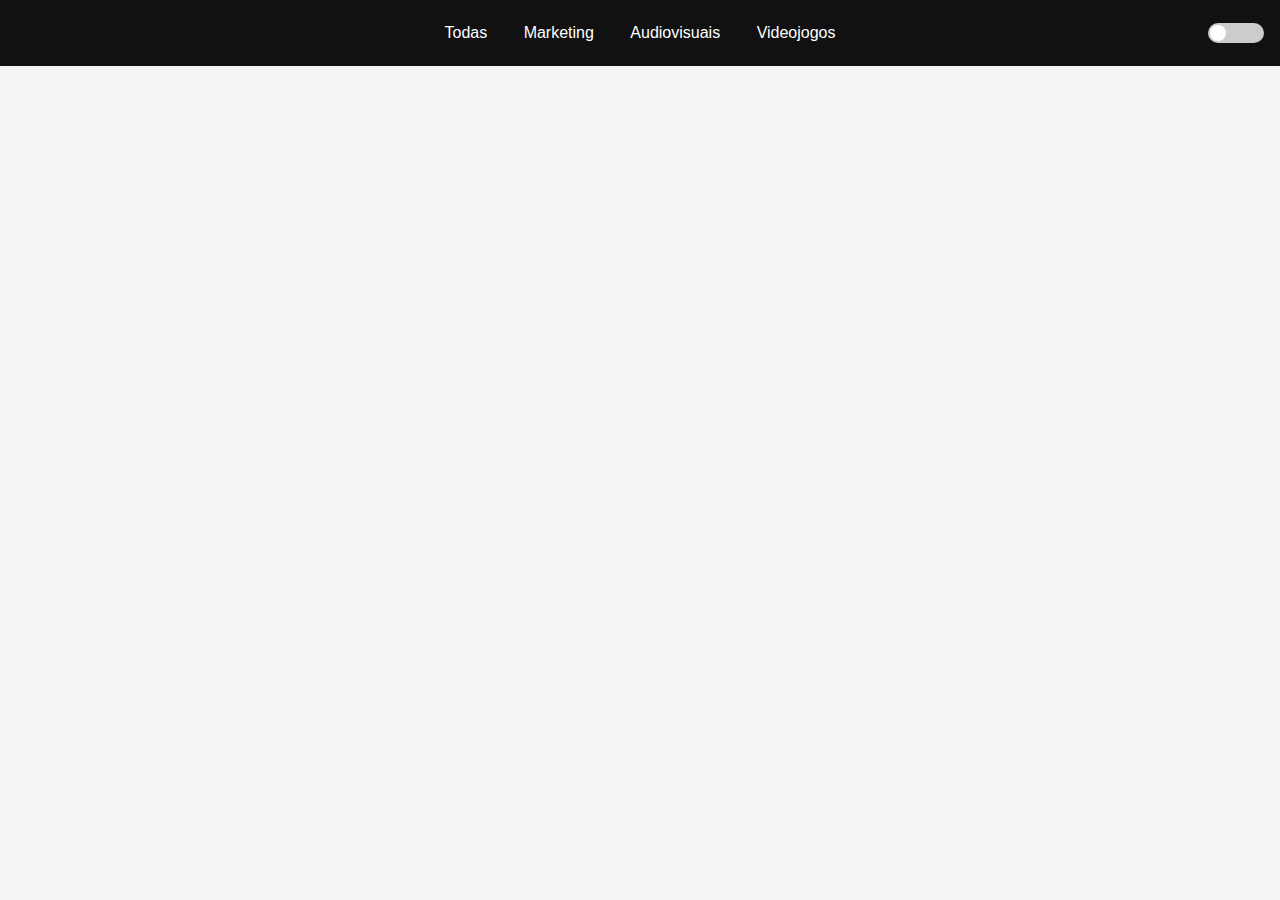
<file: index.html>
<!DOCTYPE html>
<html lang="pt">
<head>
  <link rel="manifest" href="manifest.json">
  <meta name="theme-color" content="#121212">
  <meta charset="UTF-8" />
  <meta name="viewport" content="width=device-width, initial-scale=1.0"/>
  <title>Notícias</title>
  <style>
    body {
      font-family: Arial, sans-serif;
      margin: 0;
      background: #f5f5f5;
      transition: background 0.3s, color 0.3s;
    }
    body.dark {
      background-color: #121212;
      color: #e0e0e0;
    }
    header {
      background: #111;
      color: white;
      padding: 1rem;
      display: flex;
      justify-content: center;
      align-items: center;
      gap: 2rem;
      position: relative;
    }
    nav button {
      background: none;
      border: none;
      color: white;
      font-size: 1rem;
      cursor: pointer;
      padding: 0.5rem 1rem;
    }
    .switch {
      position: absolute;
      right: 1rem;
      display: flex;
      align-items: center;
    }
    .switch input {
      display: none;
    }
    .slider {
      width: 56px;
      height: 20px;
      background: #ccc;
      border-radius: 20px;
      position: relative;
      cursor: pointer;
    }
    .slider::before {
      content: "";
      position: absolute;
      width: 16px;
      height: 16px;
      border-radius: 50%;
      background: white;
      top: 2px;
      left: 2px;
      transition: 0.3s;
    }
    input:checked + .slider::before {
      transform: translateX(20px);
    }
    input:checked + .slider {
      background: #4CAF50;
    }
    main {
      max-width: 1200px;
      margin: auto;
      padding: 1rem;
    }
    .grid {
      display: grid;
      grid-template-columns: repeat(auto-fit, minmax(280px, 1fr));
      gap: 1.5rem;
    }
    .noticia {
      background: white;
      border-radius: 10px;
      overflow: hidden;
      box-shadow: 0 2px 10px rgba(0,0,0,0.1);
      display: flex;
      flex-direction: column;
      position: relative;
    }
    body.dark .noticia {
      background: #1e1e1e;
    }
    .noticia h3 {
      margin: 1rem 1rem 0.5rem 1rem;
      font-size: 1.2rem;
    }
    .noticia img {
      width: 100%;
      height: 200px;
      object-fit: cover;
    }
    .noticia-content {
      padding: 1rem;
      display: flex;
      flex-direction: column;
      gap: 0.8rem;
    }
    .whatsapp-share {
      position: absolute;
      top: 10px;
      right: 10px;
      width: 56px;
      height: 56px;
      border-radius: 50%;
      background: none;
      cursor: pointer;
      z-index: 10; background: none; display: flex; align-items: center; justify-content: center;
    }
    .whatsapp-share img {
      width: 100%;
      height: auto;
    }
    @media (max-width: 600px) {
      .noticia h3 { font-size: 1rem; }
      .noticia-content p { font-size: 0.95rem; }
      nav { flex-wrap: wrap; gap: 0.5rem; }
      nav button { font-size: 0.9rem; padding: 0.4rem 0.8rem; }
    }
  
    @media (min-width: 600px) {
      .grid:has(.noticia:only-child) {
        max-width: 600px;
        margin: auto;
      }
    }
    
    @media (max-width: 600px) {
      header {
        flex-direction: column;
        align-items: center;
      }
      nav {
        flex-wrap: wrap;
        justify-content: center;
        gap: 0.5rem;
      }
      .noticia h3 {
        font-size: 1.1rem;
      }
      .noticia-content p {
        font-size: 0.95rem;
      }
    }
    
@media (max-width: 600px) {
  .hamburger {
    display: block;
    position: absolute;
    top: 1rem;
    left: 1rem;
    width: 30px;
    height: 22px;
    cursor: pointer;
    z-index: 20;
  }
  .hamburger span {
    background: white;
    display: block;
    height: 4px;
    margin-bottom: 5px;
    border-radius: 2px;
  }
  nav {
    display: none;
    flex-direction: column;
    background-color: #111;
    padding: 1rem;
    width: 100%;
    position: absolute;
    top: 60px;
    left: 0;
    z-index: 10;
  }
  nav.show {
    display: flex;
  }
}


.hamburger {
  display: none;
}
@media (max-width: 600px) {
  .hamburger {
    display: block;
    position: absolute;
    top: 1rem;
    left: 1rem;
    width: 30px;
    height: 22px;
    cursor: pointer;
    z-index: 20;
  }
  .hamburger span {
    background: white;
    display: block;
    height: 4px;
    margin: 5px 0;
    border-radius: 2px;
    transition: 0.3s;
  }
  .hamburger.open span:nth-child(1) {
    transform: rotate(45deg) translate(5px, 5px);
  }
  .hamburger.open span:nth-child(2) {
    opacity: 0;
  }
  .hamburger.open span:nth-child(3) {
    transform: rotate(-45deg) translate(6px, -6px);
  }
  nav {
    display: none;
    flex-direction: column;
    background-color: #111;
    padding: 1rem;
    width: 100%;
    position: absolute;
    top: 60px;
    left: 0;
    z-index: 10;
  }
  nav.show {
    display: flex;
  }
}


    @media (max-width: 600px) {
      header {
        flex-direction: column;
        align-items: center;
      }
      nav {
        flex-wrap: wrap;
        justify-content: center;
        gap: 0.5rem;
      }
      .noticia {
        max-width: 95%;
        margin: auto;
      }
      .grid {
        display: flex;
        flex-direction: column;
        align-items: center;
      }
    }
    
    @media (max-width: 600px) {
      .grid {
        display: flex;
        flex-direction: column;
        align-items: center;
      }
      .noticia {
        width: 100%;
        max-width: 95%;
      }
    }
    
    @media (max-width: 600px) {
      header {
        flex-direction: column;
        align-items: center;
      }
      nav {
        flex-wrap: wrap;
        justify-content: center;
        gap: 0.5rem;
      }
      .grid {
        display: flex !important;
        flex-direction: column;
        align-items: center;
      }
      .noticia {
        width: 95% !important;
        margin: 1rem auto;
      }
    }
    
    @media (max-width: 600px) {
      header {
        flex-direction: column;
        align-items: center;
      }
      nav {
        flex-wrap: wrap;
        justify-content: center;
        gap: 0.5rem;
      }
      .grid {
        display: flex !important;
        flex-direction: column;
        align-items: center;
        padding: 1rem;
      }
      .noticia {
        width: 100% !important;
        max-width: 95%;
        margin: 1rem auto;
        font-size: 1rem;
        line-height: 1.5;
      }
      .noticia img {
        width: 100%;
        height: auto;
      }
      .noticia-content {
        padding: 0.8rem;
      }
    }
    
@media (max-width: 600px) {
  .grid {
    display: flex !important;
    flex-direction: column;
    align-items: center;
    gap: 1rem;
    padding: 1rem;
  }
  .noticia {
    width: 100% !important;
    max-width: 95%;
    font-size: 1rem;
    line-height: 1.5;
    border-radius: 10px;
    overflow: hidden;
  }
  .noticia img {
    width: 100%;
    height: auto;
    border-radius: 0;
  }
  .noticia-content {
    padding: 0.8rem;
  }
  header, nav {
    flex-direction: column;
    align-items: center;
    text-align: center;
  }
}

@media (max-width: 600px) {
  .grid {
    display: flex !important;
    flex-direction: column;
    align-items: center;
    gap: 1rem;
    padding: 1rem;
  }
  .noticia {
    width: 100% !important;
    max-width: 95%;
    font-size: 1rem;
    line-height: 1.5;
    border-radius: 10px;
    overflow: hidden;
  }
  .noticia img {
    width: 100%;
    height: auto;
    border-radius: 0;
  }
  .noticia-content {
    padding: 0.8rem;
  }
  header, nav {
    flex-direction: column;
    align-items: center;
    text-align: center;
  }
}
</style>
</head>
<body>
  <header>

<div class="hamburger" onclick="toggleMenu()">
  <span></span>
  <span></span>
  <span></span>
</div>

    <nav>
      <button onclick="filtrarCategoria('Todas')">Todas</button>
      <button onclick="filtrarCategoria('Marketing')">Marketing</button>
      <button onclick="filtrarCategoria('Audiovisuais')">Audiovisuais</button>
      <button onclick="filtrarCategoria('Videojogos')">Videojogos</button>
    </nav>
    <label class="switch">
      <input type="checkbox" id="darkToggle">
      <span class="slider"></span>
    </label>
  </header>

  <main>




    <div class="grid" id="noticias"></div>
    



<form id="formulario" style="display:none;" style="display:none; flex-direction: column; gap: 1rem; margin: 2rem auto; max-width: 600px;">
      <input type="text" id="titulo" placeholder="Título" required />
      <textarea id="descricao" placeholder="Texto completo da notícia" required style="min-height: 180px;"></textarea>
      <input type="text" id="imagem" placeholder="fotos/nome.jpg" />
      <select id="categoria">
        <option value="Marketing">Marketing</option>
        <option value="Audiovisuais">Audiovisuais</option>
        <option value="Videojogos">Videojogos</option>
      </select>
      <button type="submit">Guardar Notícia</button>
    </form>
</main>

  <script>
    const noticiasDiv = document.getElementById('noticias');
    const queryParams = new URLSearchParams(window.location.search);
    const isAdmin = queryParams.get('admin') === '1';
    let categoriaAtual = 'Todas';

    const toggle = document.getElementById('darkToggle');
    toggle.addEventListener('change', () => {
      document.body.classList.toggle('dark');
      localStorage.setItem('modo', document.body.classList.contains('dark') ? 'dark' : 'light');
    });
    if (localStorage.getItem('modo') === 'dark') {
      document.body.classList.add('dark');
      toggle.checked = true;
    }

    function gerarId() {
      return '_' + Math.random().toString(36).substr(2, 9);
    }

    function carregarNoticias() {
      const dados = JSON.parse(localStorage.getItem('noticias')) || [];
      
    const termo = document.getElementById("pesquisa")?.value?.toLowerCase() || '';
    const filtradas = dados.filter(n => 
      (categoriaAtual === 'Todas' || n.categoria === categoriaAtual) &&
      (n.titulo.toLowerCase().includes(termo) || n.descricao.toLowerCase().includes(termo))
    );
    
      noticiasDiv.innerHTML = '';
      filtradas.slice(-4).reverse().forEach(n => {
        const card = document.createElement('div');
        card.className = 'noticia';
        const preview = n.descricao.substring(0, 150) + (n.descricao.length > 150 ? '...' : '');
        card.innerHTML = `
          <div class="whatsapp-share" onclick="partilharWhatsapp('${n.titulo}', '${n.id}')">
            <img src="whatsapp-icon.png" alt="WhatsApp">
          </div>
          <h3>${n.titulo}</h3>
          <a href="noticia.html?id=${n.id}">
            <img src="${n.imagem}" alt="">
          </a>
          <div class="noticia-content">
            <p><small>${new Date(n.data).toLocaleDateString('pt-PT')}</small><br>${preview}</p>
          </div>
        `;
        noticiasDiv.appendChild(card);
      });
    }

    function partilharWhatsapp(titulo, id) {
      const link = `${window.location.origin}${window.location.pathname.replace("index.html", "")}noticia.html?id=${id}`;
      const msg = encodeURIComponent(`👉 ${titulo} - ${link}`);
      window.open(`https://wa.me/?text=${msg}`, '_blank');
    }

    function filtrarCategoria(cat) {
      categoriaAtual = cat;
      const isAdminMode = new URLSearchParams(window.location.search).get('admin') === '1';
if (isAdminMode) {
  if (isAdminMode && document.getElementById('formulario')) document.getElementById('formulario').style.display = 'flex';
  document.getElementById('extras').style.display = 'block';
}

function toggleMenu() {
  document.querySelector("nav").classList.toggle("show");
}



function guardarToggle(nome) {
  
        const input = document.getElementById('toggle' + nome.charAt(0).toUpperCase() + nome.slice(1));
        if (!input) return;
        const estado = input.checked;
        
  localStorage.setItem('extra_' + nome, estado ? '1' : '0');
  location.reload(); // aplicar sem complicações
}

function aplicarToggles() {
  const extras = ['animacoes', 'googlefont', 'visualizacoes', 'favoritos'];
  extras.forEach(nome => {
    const estado = localStorage.getItem('extra_' + nome);
    if (estado === '1') {
      document.getElementById('toggle' + nome.charAt(0).toUpperCase() + nome.slice(1)).checked = true;
    }
  });

  if (localStorage.getItem('extra_googlefont') === '1') {
    const link = document.createElement('link');
    link.href = 'https://fonts.googleapis.com/css2?family=Poppins&display=swap';
    link.rel = 'stylesheet';
    document.head.appendChild(link);
    document.body.style.fontFamily = "'Poppins', sans-serif";
  }

  if (localStorage.getItem('extra_animacoes') === '1') {
    const style = document.createElement('style');
    style.innerHTML = `
      .noticia, .noticia-content { animation: fadeIn 0.6s ease forwards; opacity: 0; }
      @keyframes fadeIn { to { opacity: 1; } }
    `;
    document.head.appendChild(style);
  }
}

aplicarToggles();

function mostrarRanking() {
  if (!isAdminMode) return;
  document.getElementById("ranking").style.display = "block";

  const dados = JSON.parse(localStorage.getItem("noticias")) || [];
  const views = dados.map(n => {
    const v = parseInt(localStorage.getItem('view_' + n.id) || '0');
    return { ...n, visualizacoes: v };
  }).sort((a, b) => b.visualizacoes - a.visualizacoes).slice(0, 5);

  const favs = JSON.parse(localStorage.getItem("favoritos") || []);
  const favoritas = dados.filter(n => favs.includes(n.id));

  const listaV = document.querySelector("#maisLidas ul");
  const listaF = document.querySelector("#maisFavoritas ul");
  listaV.innerHTML = "";
  listaF.innerHTML = "";

  views.forEach(n => listaV.innerHTML += `<li>${n.titulo} (${n.visualizacoes} views)</li>`);
  favoritas.forEach(n => listaF.innerHTML += `<li>${n.titulo}</li>`);
}

aplicarToggles();

// Ativar todos os extras automaticamente
(function ativarExtras() {
  // Google Font
  const link = document.createElement('link');
  link.href = 'https://fonts.googleapis.com/css2?family=Poppins&display=swap';
  link.rel = 'stylesheet';
  document.head.appendChild(link);
  document.body.style.fontFamily = "'Poppins', sans-serif";

  // Animações suaves
  const style = document.createElement('style');
  style.innerHTML = `
    .noticia, .noticia-content { animation: fadeIn 0.6s ease forwards; opacity: 0; }
    @keyframes fadeIn { to { opacity: 1; } }
  `;
  document.head.appendChild(style);
})();



if (!isAdminMode && (!localStorage.getItem('noticias') || JSON.parse(localStorage.getItem('noticias')).length === 0)) {
  const demoNoticia = [{
    id: "_demo",
    titulo: "Exemplo de Curso para Assessores",
    descricao: "Esta é uma notícia de demonstração. Só aparece se não houver nenhuma criada.",
    imagem: "https://via.placeholder.com/600x300?text=Curso+Demo",
    categoria: "Marketing",
    data: new Date().toISOString()
  }];
  localStorage.setItem('noticias', JSON.stringify(demoNoticia));
}

}


const form = document.getElementById('formulario');

form.addEventListener('submit', function(e) {
  e.preventDefault();
  const titulo = document.getElementById('titulo').value;
  const descricao = document.getElementById('descricao').value;
  const imagem = document.getElementById('imagem').value;
  const categoria = document.getElementById('categoria').value;
  const id = form.getAttribute('data-edit-id') || '_' + Math.random().toString(36).substr(2, 9);

  let noticias = JSON.parse(localStorage.getItem('noticias')) || [];

  // Filtrar demo se existirem outras
  if (noticias.length > 1) {
    noticias = noticias.filter(n => n.id !== '_demo');
  }

  noticias = noticias.filter(n => n.id !== id);
  noticias.push({ id, titulo, descricao, imagem, categoria, data: new Date().toISOString() });

  localStorage.setItem('noticias', JSON.stringify(noticias));
  form.reset();
  form.removeAttribute('data-edit-id');
  alert("✅ Notícia guardada com sucesso!");
  

if (!isAdminMode && (!localStorage.getItem('noticias') || JSON.parse(localStorage.getItem('noticias')).length === 0)) {
  const demoNoticia = [{
    id: "_demo",
    titulo: "Exemplo de Curso para Assessores",
    descricao: "Esta é uma notícia de demonstração. Só aparece se não houver nenhuma criada.",
    imagem: "https://via.placeholder.com/600x300?text=Curso+Demo",
    categoria: "Marketing",
    data: new Date().toISOString()
  }];
  localStorage.setItem('noticias', JSON.stringify(demoNoticia));
}

}

carregarNoticias();
});



if (!isAdminMode && (!localStorage.getItem('noticias') || JSON.parse(localStorage.getItem('noticias')).length === 0)) {
  const demoNoticia = [{
    id: "_demo",
    titulo: "Exemplo de Curso para Assessores",
    descricao: "Esta é uma notícia de demonstração. Só aparece se não houver nenhuma criada.",
    imagem: "https://via.placeholder.com/600x300?text=Curso+Demo",
    categoria: "Marketing",
    data: new Date().toISOString()
  }];
  localStorage.setItem('noticias', JSON.stringify(demoNoticia));
}

}

carregarNoticias();
mostrarRanking();
    }

    const isAdminMode = new URLSearchParams(window.location.search).get('admin') === '1';
if (isAdminMode) {
  if (isAdminMode && document.getElementById('formulario')) document.getElementById('formulario').style.display = 'flex';
  document.getElementById('extras').style.display = 'block';
}

function toggleMenu() {
  document.querySelector("nav").classList.toggle("show");
}



function guardarToggle(nome) {
  
        const input = document.getElementById('toggle' + nome.charAt(0).toUpperCase() + nome.slice(1));
        if (!input) return;
        const estado = input.checked;
        
  localStorage.setItem('extra_' + nome, estado ? '1' : '0');
  location.reload(); // aplicar sem complicações
}

function aplicarToggles() {
  const extras = ['animacoes', 'googlefont', 'visualizacoes', 'favoritos'];
  extras.forEach(nome => {
    const estado = localStorage.getItem('extra_' + nome);
    if (estado === '1') {
      document.getElementById('toggle' + nome.charAt(0).toUpperCase() + nome.slice(1)).checked = true;
    }
  });

  if (localStorage.getItem('extra_googlefont') === '1') {
    const link = document.createElement('link');
    link.href = 'https://fonts.googleapis.com/css2?family=Poppins&display=swap';
    link.rel = 'stylesheet';
    document.head.appendChild(link);
    document.body.style.fontFamily = "'Poppins', sans-serif";
  }

  if (localStorage.getItem('extra_animacoes') === '1') {
    const style = document.createElement('style');
    style.innerHTML = `
      .noticia, .noticia-content { animation: fadeIn 0.6s ease forwards; opacity: 0; }
      @keyframes fadeIn { to { opacity: 1; } }
    `;
    document.head.appendChild(style);
  }
}

aplicarToggles();

function mostrarRanking() {
  if (!isAdminMode) return;
  document.getElementById("ranking").style.display = "block";

  const dados = JSON.parse(localStorage.getItem("noticias")) || [];
  const views = dados.map(n => {
    const v = parseInt(localStorage.getItem('view_' + n.id) || '0');
    return { ...n, visualizacoes: v };
  }).sort((a, b) => b.visualizacoes - a.visualizacoes).slice(0, 5);

  const favs = JSON.parse(localStorage.getItem("favoritos") || []);
  const favoritas = dados.filter(n => favs.includes(n.id));

  const listaV = document.querySelector("#maisLidas ul");
  const listaF = document.querySelector("#maisFavoritas ul");
  listaV.innerHTML = "";
  listaF.innerHTML = "";

  views.forEach(n => listaV.innerHTML += `<li>${n.titulo} (${n.visualizacoes} views)</li>`);
  favoritas.forEach(n => listaF.innerHTML += `<li>${n.titulo}</li>`);
}

aplicarToggles();

// Ativar todos os extras automaticamente
(function ativarExtras() {
  // Google Font
  const link = document.createElement('link');
  link.href = 'https://fonts.googleapis.com/css2?family=Poppins&display=swap';
  link.rel = 'stylesheet';
  document.head.appendChild(link);
  document.body.style.fontFamily = "'Poppins', sans-serif";

  // Animações suaves
  const style = document.createElement('style');
  style.innerHTML = `
    .noticia, .noticia-content { animation: fadeIn 0.6s ease forwards; opacity: 0; }
    @keyframes fadeIn { to { opacity: 1; } }
  `;
  document.head.appendChild(style);
})();



if (!isAdminMode && (!localStorage.getItem('noticias') || JSON.parse(localStorage.getItem('noticias')).length === 0)) {
  const demoNoticia = [{
    id: "_demo",
    titulo: "Exemplo de Curso para Assessores",
    descricao: "Esta é uma notícia de demonstração. Só aparece se não houver nenhuma criada.",
    imagem: "https://via.placeholder.com/600x300?text=Curso+Demo",
    categoria: "Marketing",
    data: new Date().toISOString()
  }];
  localStorage.setItem('noticias', JSON.stringify(demoNoticia));
}

}


const form = document.getElementById('formulario');

form.addEventListener('submit', function(e) {
  e.preventDefault();
  const titulo = document.getElementById('titulo').value;
  const descricao = document.getElementById('descricao').value;
  const imagem = document.getElementById('imagem').value;
  const categoria = document.getElementById('categoria').value;
  const id = form.getAttribute('data-edit-id') || '_' + Math.random().toString(36).substr(2, 9);

  let noticias = JSON.parse(localStorage.getItem('noticias')) || [];

  // Filtrar demo se existirem outras
  if (noticias.length > 1) {
    noticias = noticias.filter(n => n.id !== '_demo');
  }

  noticias = noticias.filter(n => n.id !== id);
  noticias.push({ id, titulo, descricao, imagem, categoria, data: new Date().toISOString() });

  localStorage.setItem('noticias', JSON.stringify(noticias));
  form.reset();
  form.removeAttribute('data-edit-id');
  alert("✅ Notícia guardada com sucesso!");
  

if (!isAdminMode && (!localStorage.getItem('noticias') || JSON.parse(localStorage.getItem('noticias')).length === 0)) {
  const demoNoticia = [{
    id: "_demo",
    titulo: "Exemplo de Curso para Assessores",
    descricao: "Esta é uma notícia de demonstração. Só aparece se não houver nenhuma criada.",
    imagem: "https://via.placeholder.com/600x300?text=Curso+Demo",
    categoria: "Marketing",
    data: new Date().toISOString()
  }];
  localStorage.setItem('noticias', JSON.stringify(demoNoticia));
}

}

carregarNoticias();
});



if (!isAdminMode && (!localStorage.getItem('noticias') || JSON.parse(localStorage.getItem('noticias')).length === 0)) {
  const demoNoticia = [{
    id: "_demo",
    titulo: "Exemplo de Curso para Assessores",
    descricao: "Esta é uma notícia de demonstração. Só aparece se não houver nenhuma criada.",
    imagem: "https://via.placeholder.com/600x300?text=Curso+Demo",
    categoria: "Marketing",
    data: new Date().toISOString()
  }];
  localStorage.setItem('noticias', JSON.stringify(demoNoticia));
}

}

carregarNoticias();
mostrarRanking();
  
    const form = document.getElementById('formulario');

    function gerarId() {
      return '_' + Math.random().toString(36).substr(2, 9);
    }

    function editarNoticia(id) {
      const dados = JSON.parse(localStorage.getItem('noticias')) || [];
      const noticia = dados.find(n => n.id === id);
      if (!noticia) return;
      document.getElementById('titulo').value = noticia.titulo;
      document.getElementById('descricao').value = noticia.descricao;
      document.getElementById('imagem').value = noticia.imagem;
      document.getElementById('categoria').value = noticia.categoria;
      form.setAttribute('data-edit-id', id);
      window.scrollTo(0, 0);
    }

    function apagarNoticia(id) {
      let dados = JSON.parse(localStorage.getItem('noticias')) || [];
      dados = dados.filter(n => n.id !== id);
      localStorage.setItem('noticias', JSON.stringify(dados));
      
function toggleMenu() {
  document.querySelector("nav").classList.toggle("show");
}



function guardarToggle(nome) {
  
        const input = document.getElementById('toggle' + nome.charAt(0).toUpperCase() + nome.slice(1));
        if (!input) return;
        const estado = input.checked;
        
  localStorage.setItem('extra_' + nome, estado ? '1' : '0');
  location.reload(); // aplicar sem complicações
}

function aplicarToggles() {
  const extras = ['animacoes', 'googlefont', 'visualizacoes', 'favoritos'];
  extras.forEach(nome => {
    const estado = localStorage.getItem('extra_' + nome);
    if (estado === '1') {
      document.getElementById('toggle' + nome.charAt(0).toUpperCase() + nome.slice(1)).checked = true;
    }
  });

  if (localStorage.getItem('extra_googlefont') === '1') {
    const link = document.createElement('link');
    link.href = 'https://fonts.googleapis.com/css2?family=Poppins&display=swap';
    link.rel = 'stylesheet';
    document.head.appendChild(link);
    document.body.style.fontFamily = "'Poppins', sans-serif";
  }

  if (localStorage.getItem('extra_animacoes') === '1') {
    const style = document.createElement('style');
    style.innerHTML = `
      .noticia, .noticia-content { animation: fadeIn 0.6s ease forwards; opacity: 0; }
      @keyframes fadeIn { to { opacity: 1; } }
    `;
    document.head.appendChild(style);
  }
}

aplicarToggles();

function mostrarRanking() {
  if (!isAdminMode) return;
  document.getElementById("ranking").style.display = "block";

  const dados = JSON.parse(localStorage.getItem("noticias")) || [];
  const views = dados.map(n => {
    const v = parseInt(localStorage.getItem('view_' + n.id) || '0');
    return { ...n, visualizacoes: v };
  }).sort((a, b) => b.visualizacoes - a.visualizacoes).slice(0, 5);

  const favs = JSON.parse(localStorage.getItem("favoritos") || []);
  const favoritas = dados.filter(n => favs.includes(n.id));

  const listaV = document.querySelector("#maisLidas ul");
  const listaF = document.querySelector("#maisFavoritas ul");
  listaV.innerHTML = "";
  listaF.innerHTML = "";

  views.forEach(n => listaV.innerHTML += `<li>${n.titulo} (${n.visualizacoes} views)</li>`);
  favoritas.forEach(n => listaF.innerHTML += `<li>${n.titulo}</li>`);
}

aplicarToggles();

// Ativar todos os extras automaticamente
(function ativarExtras() {
  // Google Font
  const link = document.createElement('link');
  link.href = 'https://fonts.googleapis.com/css2?family=Poppins&display=swap';
  link.rel = 'stylesheet';
  document.head.appendChild(link);
  document.body.style.fontFamily = "'Poppins', sans-serif";

  // Animações suaves
  const style = document.createElement('style');
  style.innerHTML = `
    .noticia, .noticia-content { animation: fadeIn 0.6s ease forwards; opacity: 0; }
    @keyframes fadeIn { to { opacity: 1; } }
  `;
  document.head.appendChild(style);
})();



if (!isAdminMode && (!localStorage.getItem('noticias') || JSON.parse(localStorage.getItem('noticias')).length === 0)) {
  const demoNoticia = [{
    id: "_demo",
    titulo: "Exemplo de Curso para Assessores",
    descricao: "Esta é uma notícia de demonstração. Só aparece se não houver nenhuma criada.",
    imagem: "https://via.placeholder.com/600x300?text=Curso+Demo",
    categoria: "Marketing",
    data: new Date().toISOString()
  }];
  localStorage.setItem('noticias', JSON.stringify(demoNoticia));
}

}


const form = document.getElementById('formulario');

form.addEventListener('submit', function(e) {
  e.preventDefault();
  const titulo = document.getElementById('titulo').value;
  const descricao = document.getElementById('descricao').value;
  const imagem = document.getElementById('imagem').value;
  const categoria = document.getElementById('categoria').value;
  const id = form.getAttribute('data-edit-id') || '_' + Math.random().toString(36).substr(2, 9);

  let noticias = JSON.parse(localStorage.getItem('noticias')) || [];

  // Filtrar demo se existirem outras
  if (noticias.length > 1) {
    noticias = noticias.filter(n => n.id !== '_demo');
  }

  noticias = noticias.filter(n => n.id !== id);
  noticias.push({ id, titulo, descricao, imagem, categoria, data: new Date().toISOString() });

  localStorage.setItem('noticias', JSON.stringify(noticias));
  form.reset();
  form.removeAttribute('data-edit-id');
  alert("✅ Notícia guardada com sucesso!");
  

if (!isAdminMode && (!localStorage.getItem('noticias') || JSON.parse(localStorage.getItem('noticias')).length === 0)) {
  const demoNoticia = [{
    id: "_demo",
    titulo: "Exemplo de Curso para Assessores",
    descricao: "Esta é uma notícia de demonstração. Só aparece se não houver nenhuma criada.",
    imagem: "https://via.placeholder.com/600x300?text=Curso+Demo",
    categoria: "Marketing",
    data: new Date().toISOString()
  }];
  localStorage.setItem('noticias', JSON.stringify(demoNoticia));
}

}

carregarNoticias();
});



if (!isAdminMode && (!localStorage.getItem('noticias') || JSON.parse(localStorage.getItem('noticias')).length === 0)) {
  const demoNoticia = [{
    id: "_demo",
    titulo: "Exemplo de Curso para Assessores",
    descricao: "Esta é uma notícia de demonstração. Só aparece se não houver nenhuma criada.",
    imagem: "https://via.placeholder.com/600x300?text=Curso+Demo",
    categoria: "Marketing",
    data: new Date().toISOString()
  }];
  localStorage.setItem('noticias', JSON.stringify(demoNoticia));
}

}

carregarNoticias();
mostrarRanking();
    }

    form.addEventListener('submit', e => {
      e.preventDefault();
      const titulo = document.getElementById('titulo').value;
      const descricao = document.getElementById('descricao').value;
      const imagem = document.getElementById('imagem').value;
      const categoria = document.getElementById('categoria').value;
      let id = form.getAttribute('data-edit-id') || gerarId();

      let dados = JSON.parse(localStorage.getItem('noticias')) || [];
      dados = dados.filter(n => n.id !== id);
      dados.push({ id, titulo, descricao, imagem, categoria, data: new Date().toISOString() });
      localStorage.setItem('noticias', JSON.stringify(dados));
      form.reset();
      form.removeAttribute('data-edit-id');
      
function toggleMenu() {
  document.querySelector("nav").classList.toggle("show");
}



function guardarToggle(nome) {
  
        const input = document.getElementById('toggle' + nome.charAt(0).toUpperCase() + nome.slice(1));
        if (!input) return;
        const estado = input.checked;
        
  localStorage.setItem('extra_' + nome, estado ? '1' : '0');
  location.reload(); // aplicar sem complicações
}

function aplicarToggles() {
  const extras = ['animacoes', 'googlefont', 'visualizacoes', 'favoritos'];
  extras.forEach(nome => {
    const estado = localStorage.getItem('extra_' + nome);
    if (estado === '1') {
      document.getElementById('toggle' + nome.charAt(0).toUpperCase() + nome.slice(1)).checked = true;
    }
  });

  if (localStorage.getItem('extra_googlefont') === '1') {
    const link = document.createElement('link');
    link.href = 'https://fonts.googleapis.com/css2?family=Poppins&display=swap';
    link.rel = 'stylesheet';
    document.head.appendChild(link);
    document.body.style.fontFamily = "'Poppins', sans-serif";
  }

  if (localStorage.getItem('extra_animacoes') === '1') {
    const style = document.createElement('style');
    style.innerHTML = `
      .noticia, .noticia-content { animation: fadeIn 0.6s ease forwards; opacity: 0; }
      @keyframes fadeIn { to { opacity: 1; } }
    `;
    document.head.appendChild(style);
  }
}

aplicarToggles();

function mostrarRanking() {
  if (!isAdminMode) return;
  document.getElementById("ranking").style.display = "block";

  const dados = JSON.parse(localStorage.getItem("noticias")) || [];
  const views = dados.map(n => {
    const v = parseInt(localStorage.getItem('view_' + n.id) || '0');
    return { ...n, visualizacoes: v };
  }).sort((a, b) => b.visualizacoes - a.visualizacoes).slice(0, 5);

  const favs = JSON.parse(localStorage.getItem("favoritos") || []);
  const favoritas = dados.filter(n => favs.includes(n.id));

  const listaV = document.querySelector("#maisLidas ul");
  const listaF = document.querySelector("#maisFavoritas ul");
  listaV.innerHTML = "";
  listaF.innerHTML = "";

  views.forEach(n => listaV.innerHTML += `<li>${n.titulo} (${n.visualizacoes} views)</li>`);
  favoritas.forEach(n => listaF.innerHTML += `<li>${n.titulo}</li>`);
}

aplicarToggles();

// Ativar todos os extras automaticamente
(function ativarExtras() {
  // Google Font
  const link = document.createElement('link');
  link.href = 'https://fonts.googleapis.com/css2?family=Poppins&display=swap';
  link.rel = 'stylesheet';
  document.head.appendChild(link);
  document.body.style.fontFamily = "'Poppins', sans-serif";

  // Animações suaves
  const style = document.createElement('style');
  style.innerHTML = `
    .noticia, .noticia-content { animation: fadeIn 0.6s ease forwards; opacity: 0; }
    @keyframes fadeIn { to { opacity: 1; } }
  `;
  document.head.appendChild(style);
})();



if (!isAdminMode && (!localStorage.getItem('noticias') || JSON.parse(localStorage.getItem('noticias')).length === 0)) {
  const demoNoticia = [{
    id: "_demo",
    titulo: "Exemplo de Curso para Assessores",
    descricao: "Esta é uma notícia de demonstração. Só aparece se não houver nenhuma criada.",
    imagem: "https://via.placeholder.com/600x300?text=Curso+Demo",
    categoria: "Marketing",
    data: new Date().toISOString()
  }];
  localStorage.setItem('noticias', JSON.stringify(demoNoticia));
}

}


const form = document.getElementById('formulario');

form.addEventListener('submit', function(e) {
  e.preventDefault();
  const titulo = document.getElementById('titulo').value;
  const descricao = document.getElementById('descricao').value;
  const imagem = document.getElementById('imagem').value;
  const categoria = document.getElementById('categoria').value;
  const id = form.getAttribute('data-edit-id') || '_' + Math.random().toString(36).substr(2, 9);

  let noticias = JSON.parse(localStorage.getItem('noticias')) || [];

  // Filtrar demo se existirem outras
  if (noticias.length > 1) {
    noticias = noticias.filter(n => n.id !== '_demo');
  }

  noticias = noticias.filter(n => n.id !== id);
  noticias.push({ id, titulo, descricao, imagem, categoria, data: new Date().toISOString() });

  localStorage.setItem('noticias', JSON.stringify(noticias));
  form.reset();
  form.removeAttribute('data-edit-id');
  alert("✅ Notícia guardada com sucesso!");
  

if (!isAdminMode && (!localStorage.getItem('noticias') || JSON.parse(localStorage.getItem('noticias')).length === 0)) {
  const demoNoticia = [{
    id: "_demo",
    titulo: "Exemplo de Curso para Assessores",
    descricao: "Esta é uma notícia de demonstração. Só aparece se não houver nenhuma criada.",
    imagem: "https://via.placeholder.com/600x300?text=Curso+Demo",
    categoria: "Marketing",
    data: new Date().toISOString()
  }];
  localStorage.setItem('noticias', JSON.stringify(demoNoticia));
}

}

carregarNoticias();
});



if (!isAdminMode && (!localStorage.getItem('noticias') || JSON.parse(localStorage.getItem('noticias')).length === 0)) {
  const demoNoticia = [{
    id: "_demo",
    titulo: "Exemplo de Curso para Assessores",
    descricao: "Esta é uma notícia de demonstração. Só aparece se não houver nenhuma criada.",
    imagem: "https://via.placeholder.com/600x300?text=Curso+Demo",
    categoria: "Marketing",
    data: new Date().toISOString()
  }];
  localStorage.setItem('noticias', JSON.stringify(demoNoticia));
}

}

carregarNoticias();
mostrarRanking();
    });

    function carregarNoticias() {
      const dados = JSON.parse(localStorage.getItem('noticias')) || [];
      
    const termo = document.getElementById("pesquisa")?.value?.toLowerCase() || '';
    const filtradas = dados.filter(n => 
      (categoriaAtual === 'Todas' || n.categoria === categoriaAtual) &&
      (n.titulo.toLowerCase().includes(termo) || n.descricao.toLowerCase().includes(termo))
    );
    
      noticiasDiv.innerHTML = '';
      filtradas.slice(-4).reverse().forEach(n => {
        const card = document.createElement('div');
        card.className = 'noticia';
        const preview = n.descricao.substring(0, 150) + (n.descricao.length > 150 ? '...' : '');
        card.innerHTML = `
          <div class="whatsapp-share" onclick="partilharWhatsapp('${n.titulo}', '${n.id}')">
            <img src="whatsapp-icon.png" alt="WhatsApp">
          </div>
          <h3>${n.titulo}</h3>
          <a href="noticia.html?id=${n.id}">
            <img src="${n.imagem}" alt="">
          </a>
          <div class="noticia-content">
            <p><small>${new Date(n.data).toLocaleDateString('pt-PT')}</small><br>${preview}</p>
            ${isAdmin ? `
              <div style='display:flex; gap:0.5rem; margin-top:0.5rem'>
                <button onclick="editarNoticia('${n.id}')" style="background:#007bff;color:#fff;border:none;padding:4px 8px;border-radius:4px;cursor:pointer;">Editar</button>
                <button onclick="apagarNoticia('${n.id}')" style="background:#dc3545;color:#fff;border:none;padding:4px 8px;border-radius:4px;cursor:pointer;">Eliminar</button>
              </div>` : ''}
          </div>
        `;
        noticiasDiv.appendChild(card);
      });
    }

    
function toggleMenu() {
  document.querySelector("nav").classList.toggle("show");
}



function guardarToggle(nome) {
  
        const input = document.getElementById('toggle' + nome.charAt(0).toUpperCase() + nome.slice(1));
        if (!input) return;
        const estado = input.checked;
        
  localStorage.setItem('extra_' + nome, estado ? '1' : '0');
  location.reload(); // aplicar sem complicações
}

function aplicarToggles() {
  const extras = ['animacoes', 'googlefont', 'visualizacoes', 'favoritos'];
  extras.forEach(nome => {
    const estado = localStorage.getItem('extra_' + nome);
    if (estado === '1') {
      document.getElementById('toggle' + nome.charAt(0).toUpperCase() + nome.slice(1)).checked = true;
    }
  });

  if (localStorage.getItem('extra_googlefont') === '1') {
    const link = document.createElement('link');
    link.href = 'https://fonts.googleapis.com/css2?family=Poppins&display=swap';
    link.rel = 'stylesheet';
    document.head.appendChild(link);
    document.body.style.fontFamily = "'Poppins', sans-serif";
  }

  if (localStorage.getItem('extra_animacoes') === '1') {
    const style = document.createElement('style');
    style.innerHTML = `
      .noticia, .noticia-content { animation: fadeIn 0.6s ease forwards; opacity: 0; }
      @keyframes fadeIn { to { opacity: 1; } }
    `;
    document.head.appendChild(style);
  }
}

aplicarToggles();

function mostrarRanking() {
  if (!isAdminMode) return;
  document.getElementById("ranking").style.display = "block";

  const dados = JSON.parse(localStorage.getItem("noticias")) || [];
  const views = dados.map(n => {
    const v = parseInt(localStorage.getItem('view_' + n.id) || '0');
    return { ...n, visualizacoes: v };
  }).sort((a, b) => b.visualizacoes - a.visualizacoes).slice(0, 5);

  const favs = JSON.parse(localStorage.getItem("favoritos") || []);
  const favoritas = dados.filter(n => favs.includes(n.id));

  const listaV = document.querySelector("#maisLidas ul");
  const listaF = document.querySelector("#maisFavoritas ul");
  listaV.innerHTML = "";
  listaF.innerHTML = "";

  views.forEach(n => listaV.innerHTML += `<li>${n.titulo} (${n.visualizacoes} views)</li>`);
  favoritas.forEach(n => listaF.innerHTML += `<li>${n.titulo}</li>`);
}

aplicarToggles();

// Ativar todos os extras automaticamente
(function ativarExtras() {
  // Google Font
  const link = document.createElement('link');
  link.href = 'https://fonts.googleapis.com/css2?family=Poppins&display=swap';
  link.rel = 'stylesheet';
  document.head.appendChild(link);
  document.body.style.fontFamily = "'Poppins', sans-serif";

  // Animações suaves
  const style = document.createElement('style');
  style.innerHTML = `
    .noticia, .noticia-content { animation: fadeIn 0.6s ease forwards; opacity: 0; }
    @keyframes fadeIn { to { opacity: 1; } }
  `;
  document.head.appendChild(style);
})();



if (!isAdminMode && (!localStorage.getItem('noticias') || JSON.parse(localStorage.getItem('noticias')).length === 0)) {
  const demoNoticia = [{
    id: "_demo",
    titulo: "Exemplo de Curso para Assessores",
    descricao: "Esta é uma notícia de demonstração. Só aparece se não houver nenhuma criada.",
    imagem: "https://via.placeholder.com/600x300?text=Curso+Demo",
    categoria: "Marketing",
    data: new Date().toISOString()
  }];
  localStorage.setItem('noticias', JSON.stringify(demoNoticia));
}

}


const form = document.getElementById('formulario');

form.addEventListener('submit', function(e) {
  e.preventDefault();
  const titulo = document.getElementById('titulo').value;
  const descricao = document.getElementById('descricao').value;
  const imagem = document.getElementById('imagem').value;
  const categoria = document.getElementById('categoria').value;
  const id = form.getAttribute('data-edit-id') || '_' + Math.random().toString(36).substr(2, 9);

  let noticias = JSON.parse(localStorage.getItem('noticias')) || [];

  // Filtrar demo se existirem outras
  if (noticias.length > 1) {
    noticias = noticias.filter(n => n.id !== '_demo');
  }

  noticias = noticias.filter(n => n.id !== id);
  noticias.push({ id, titulo, descricao, imagem, categoria, data: new Date().toISOString() });

  localStorage.setItem('noticias', JSON.stringify(noticias));
  form.reset();
  form.removeAttribute('data-edit-id');
  alert("✅ Notícia guardada com sucesso!");
  

if (!isAdminMode && (!localStorage.getItem('noticias') || JSON.parse(localStorage.getItem('noticias')).length === 0)) {
  const demoNoticia = [{
    id: "_demo",
    titulo: "Exemplo de Curso para Assessores",
    descricao: "Esta é uma notícia de demonstração. Só aparece se não houver nenhuma criada.",
    imagem: "https://via.placeholder.com/600x300?text=Curso+Demo",
    categoria: "Marketing",
    data: new Date().toISOString()
  }];
  localStorage.setItem('noticias', JSON.stringify(demoNoticia));
}

}

carregarNoticias();
});



if (!isAdminMode && (!localStorage.getItem('noticias') || JSON.parse(localStorage.getItem('noticias')).length === 0)) {
  const demoNoticia = [{
    id: "_demo",
    titulo: "Exemplo de Curso para Assessores",
    descricao: "Esta é uma notícia de demonstração. Só aparece se não houver nenhuma criada.",
    imagem: "https://via.placeholder.com/600x300?text=Curso+Demo",
    categoria: "Marketing",
    data: new Date().toISOString()
  }];
  localStorage.setItem('noticias', JSON.stringify(demoNoticia));
}

}

carregarNoticias();
mostrarRanking();
  </script>

<script>
if ('serviceWorker' in navigator) {
  navigator.serviceWorker.register('service-worker.js')
    .then(function(reg) {
      console.log('Service Worker registado com sucesso:', reg.scope);
    }).catch(function(err) {
      console.log('Erro ao registar Service Worker:', err);
    });
}
</script>
</body>
</html>

<script>
  window.addEventListener("load", () => {
    if (typeof carregarNoticias === "function") 
// Ativar todos os extras automaticamente
(function ativarExtras() {
  // Google Font
  const link = document.createElement('link');
  link.href = 'https://fonts.googleapis.com/css2?family=Poppins&display=swap';
  link.rel = 'stylesheet';
  document.head.appendChild(link);
  document.body.style.fontFamily = "'Poppins', sans-serif";

  // Animações suaves
  const style = document.createElement('style');
  style.innerHTML = `
    .noticia, .noticia-content { animation: fadeIn 0.6s ease forwards; opacity: 0; }
    @keyframes fadeIn { to { opacity: 1; } }
  `;
  document.head.appendChild(style);
})();



if (!isAdminMode && (!localStorage.getItem('noticias') || JSON.parse(localStorage.getItem('noticias')).length === 0)) {
  const demoNoticia = [{
    id: "_demo",
    titulo: "Exemplo de Curso para Assessores",
    descricao: "Esta é uma notícia de demonstração. Só aparece se não houver nenhuma criada.",
    imagem: "https://via.placeholder.com/600x300?text=Curso+Demo",
    categoria: "Marketing",
    data: new Date().toISOString()
  }];
  localStorage.setItem('noticias', JSON.stringify(demoNoticia));
}

}


const form = document.getElementById('formulario');

form.addEventListener('submit', function(e) {
  e.preventDefault();
  const titulo = document.getElementById('titulo').value;
  const descricao = document.getElementById('descricao').value;
  const imagem = document.getElementById('imagem').value;
  const categoria = document.getElementById('categoria').value;
  const id = form.getAttribute('data-edit-id') || '_' + Math.random().toString(36).substr(2, 9);

  let noticias = JSON.parse(localStorage.getItem('noticias')) || [];

  // Filtrar demo se existirem outras
  if (noticias.length > 1) {
    noticias = noticias.filter(n => n.id !== '_demo');
  }

  noticias = noticias.filter(n => n.id !== id);
  noticias.push({ id, titulo, descricao, imagem, categoria, data: new Date().toISOString() });

  localStorage.setItem('noticias', JSON.stringify(noticias));
  form.reset();
  form.removeAttribute('data-edit-id');
  alert("✅ Notícia guardada com sucesso!");
  

if (!isAdminMode && (!localStorage.getItem('noticias') || JSON.parse(localStorage.getItem('noticias')).length === 0)) {
  const demoNoticia = [{
    id: "_demo",
    titulo: "Exemplo de Curso para Assessores",
    descricao: "Esta é uma notícia de demonstração. Só aparece se não houver nenhuma criada.",
    imagem: "https://via.placeholder.com/600x300?text=Curso+Demo",
    categoria: "Marketing",
    data: new Date().toISOString()
  }];
  localStorage.setItem('noticias', JSON.stringify(demoNoticia));
}

}

carregarNoticias();
});



if (!isAdminMode && (!localStorage.getItem('noticias') || JSON.parse(localStorage.getItem('noticias')).length === 0)) {
  const demoNoticia = [{
    id: "_demo",
    titulo: "Exemplo de Curso para Assessores",
    descricao: "Esta é uma notícia de demonstração. Só aparece se não houver nenhuma criada.",
    imagem: "https://via.placeholder.com/600x300?text=Curso+Demo",
    categoria: "Marketing",
    data: new Date().toISOString()
  }];
  localStorage.setItem('noticias', JSON.stringify(demoNoticia));
}

}

carregarNoticias();
  });
</script>
</file>
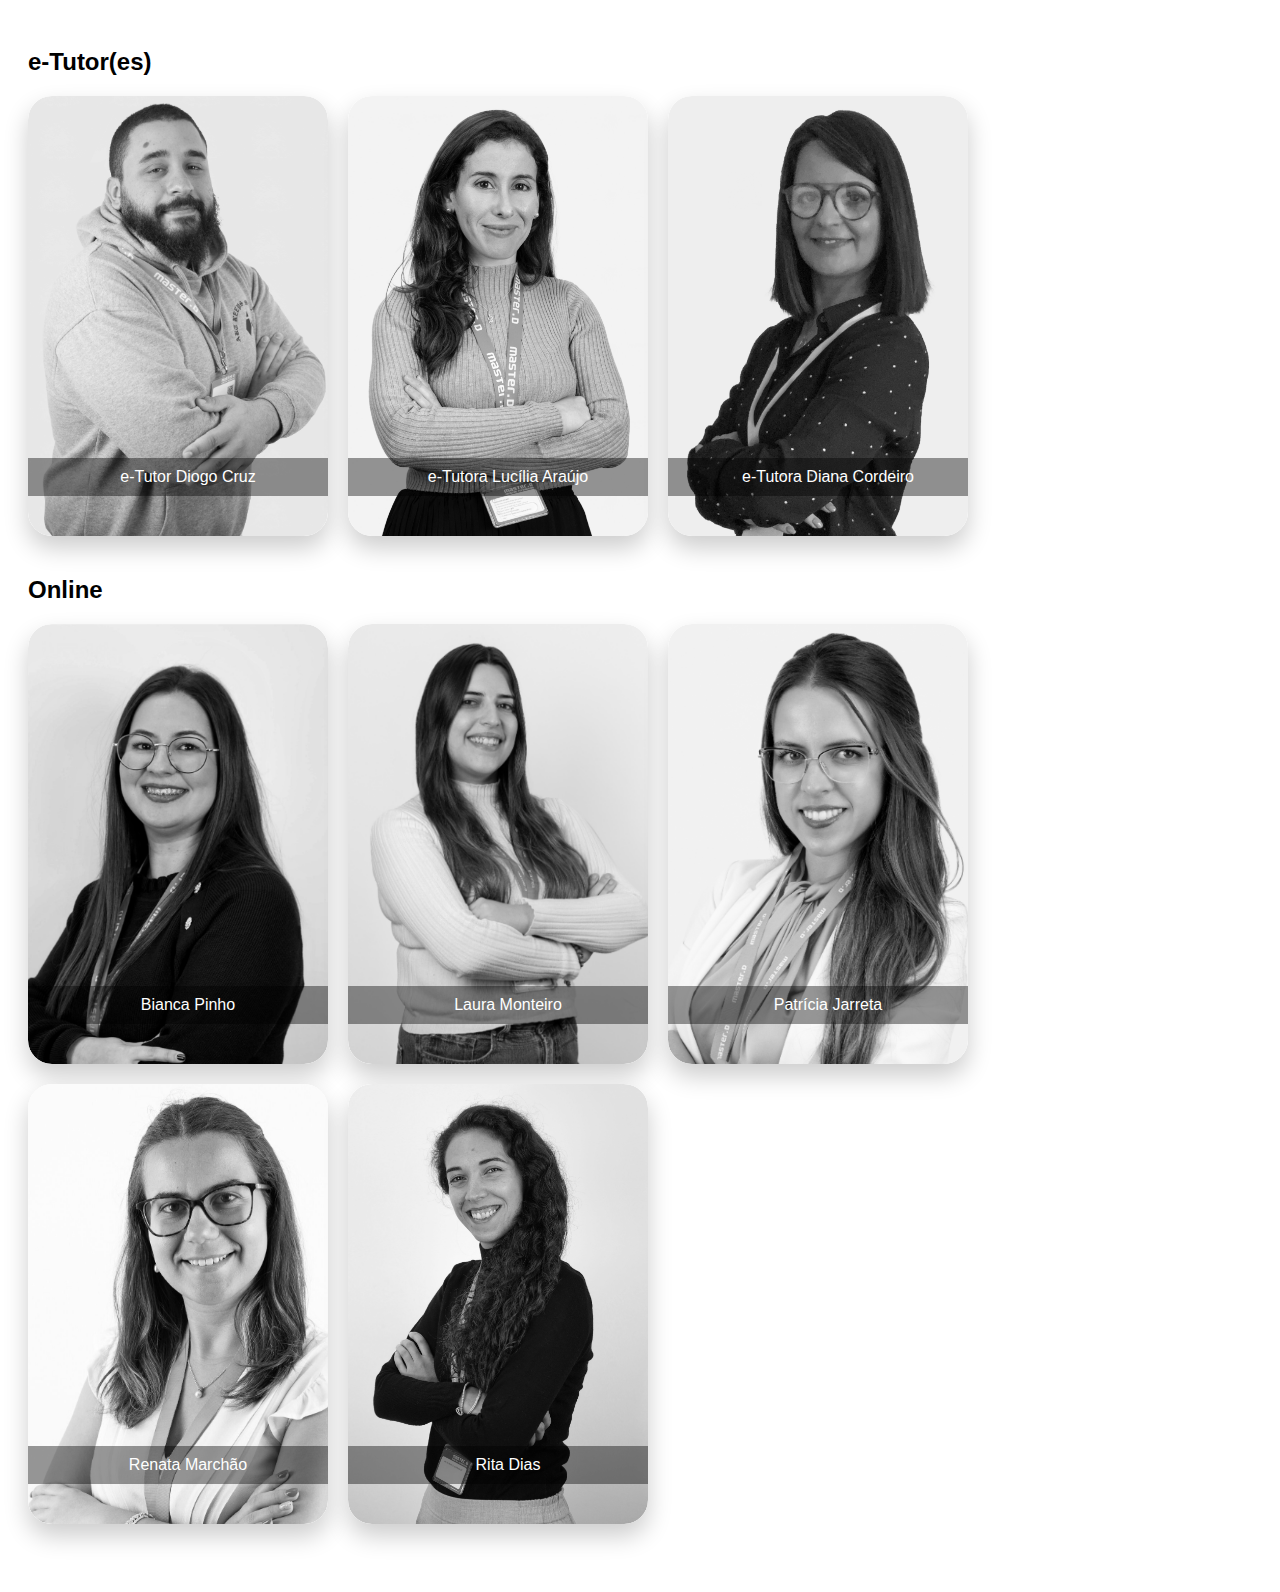
<file: index2.html>
<!DOCTYPE html>
<html lang='pt-pt'>
<head>
<meta charset='UTF-8'>
<title>Cartões</title>
<style>
  body { font-family: Arial, sans-serif; background: none; padding: 20px; }
  .grupo { margin-bottom: 40px; }
  .cartoes { display: flex; flex-wrap: wrap; gap: 20px; justify-content: flex-start; }
  .card {
    position: relative;
    width: 300px;
    height: 440px;
    overflow: hidden;
    border-radius: 24px;
    background: white;
    box-shadow: 0 12px 24px rgba(0,0,0,0.2);
    transition: transform 0.3s ease, box-shadow 0.3s ease;
  }
  .card:hover {
    transform: translateY(-10px);
    box-shadow: 0 20px 30px rgba(0,0,0,0.3);
  }
  .card img {
    width: 100%;
    height: 100%;
    object-fit: cover;
    border-radius: 24px;
    filter: grayscale(100%);
    transition: filter 0.5s ease-in-out, transform 0.5s ease-in-out;
  }
  .card:hover img {
    filter: grayscale(0%);
    transform: scale(1.05);
  }
  .name {
    position: absolute;
    top: 20px;
    width: 100%;
    text-align: center;
    font-size: 22px;
    font-weight: 500;
    color: #fff;
    text-shadow: 0 1px 2px rgba(0,0,0,0.4);
    z-index: 2;
  }
  .title {
    position: absolute;
    bottom: 40px;
    width: 100%;
    text-align: center;
    font-size: 16px;
    color: white;
    background-color: rgba(0, 0, 0, 0.4);
    padding: 10px;
    transition: bottom 0.4s ease-in-out;
    z-index: 2;
  }
  .card:hover .title { bottom: 120px; }
  .hover-info {
    position: absolute;
    bottom: -120px;
    left: 0;
    width: 100%;
    background-color: rgba(255, 255, 255, 0.9);
    padding: 16px;
    font-size: 14px;
    color: #333;
    transition: bottom 0.4s ease-in-out;
    z-index: 3;
    border-bottom-left-radius: 24px;
    border-bottom-right-radius: 24px;
    max-height: 100px; /* ou outro valor ajustado ao teu layout */
    overflow-y: auto;
    box-sizing: border-box;
}
 .hover-info {
  max-height: 120px; /* ou o valor que preferires */
  overflow-y: auto;
}
 .hover-info p {
  text-align: justify;
}
  .card:hover .hover-info { bottom: 0; }
</style>
</head>
<body>
<div class='grupo'><h2>e-Tutor(es)</h2><div class='cartoes'>
<div class='card'>
<img src='imagens/diogo.jpg' alt=''>
<div class='name'></div>
<div class='title'>e-Tutor Diogo Cruz</div>
<div class='hover-info'><p>Licenciado em Marketing e Publicidade pelo IADE, formado em fotografia pela ETIC e completou vários cursos intensivos na área do Marketing Digital.</p></div>
</div>
<div class='card'>
<img src='imagens/luci.jpg' alt=''>
<div class='name'></div>
<div class='title'>e-Tutora Lucília Araújo</div>
<div class='hover-info'><p>Licenciada em Ciências da Comunicação, com Especialização em Comunicação Estratégica. Formação em Gestão de Redes Sociais.</p></div>
</div>
<div class='card'>
<img src='imagens/dianac.jpg' alt=''>
<div class='name'></div>
<div class='title'>e-Tutora Diana Cordeiro</div>
<div class='hover-info'><p>Licenciada em Comunicação Empresarial e tenho uma pós-graduação em Marketing Digital. </p></div>
</div>
</div></div>
<div class='grupo'><h2>Online</h2><div class='cartoes'>
<div class='card'>
<img src='imagens/bianca.jpg' alt=''>
<div class='name'></div>
<div class='title'>Bianca Pinho</div>
<div class='hover-info'><p>Preparadora </p></div>
</div>
<div class='card'>
<img src='imagens/laura.jpg' alt=''>
<div class='name'></div>
<div class='title'>Laura Monteiro</div>
<div class='hover-info'><p>Preparadora</p></div>
</div>
<div class='card'>
<img src='imagens/patricia.jpg' alt=''>
<div class='name'></div>
<div class='title'>Patrícia Jarreta</div>
<div class='hover-info'><p>Preparadora</p></div>
</div>
<div class='card'>
<img src='imagens/renata.jpg' alt=''>
<div class='name'></div>
<div class='title'>Renata Marchão</div>
<div class='hover-info'><p>Preparadora</p></div>
</div>
<div class='card'>
<img src='imagens/rita.jpg' alt=''>
<div class='name'></div>
<div class='title'>Rita Dias</div>
<div class='hover-info'><p>Preparadora</p></div>
</div>
</div></div>
<script>
  document.addEventListener("DOMContentLoaded", () => {
    document.querySelectorAll(".hover-info p").forEach(p => {
      const linhas = p.innerText.split('
').length;
      if (linhas <= 1) {
        p.classList.add("bio-uma-linha");
      } else {
        p.classList.add("bio-varias-linhas");
      }
    });
  });
</script>
</body></html>
</file>
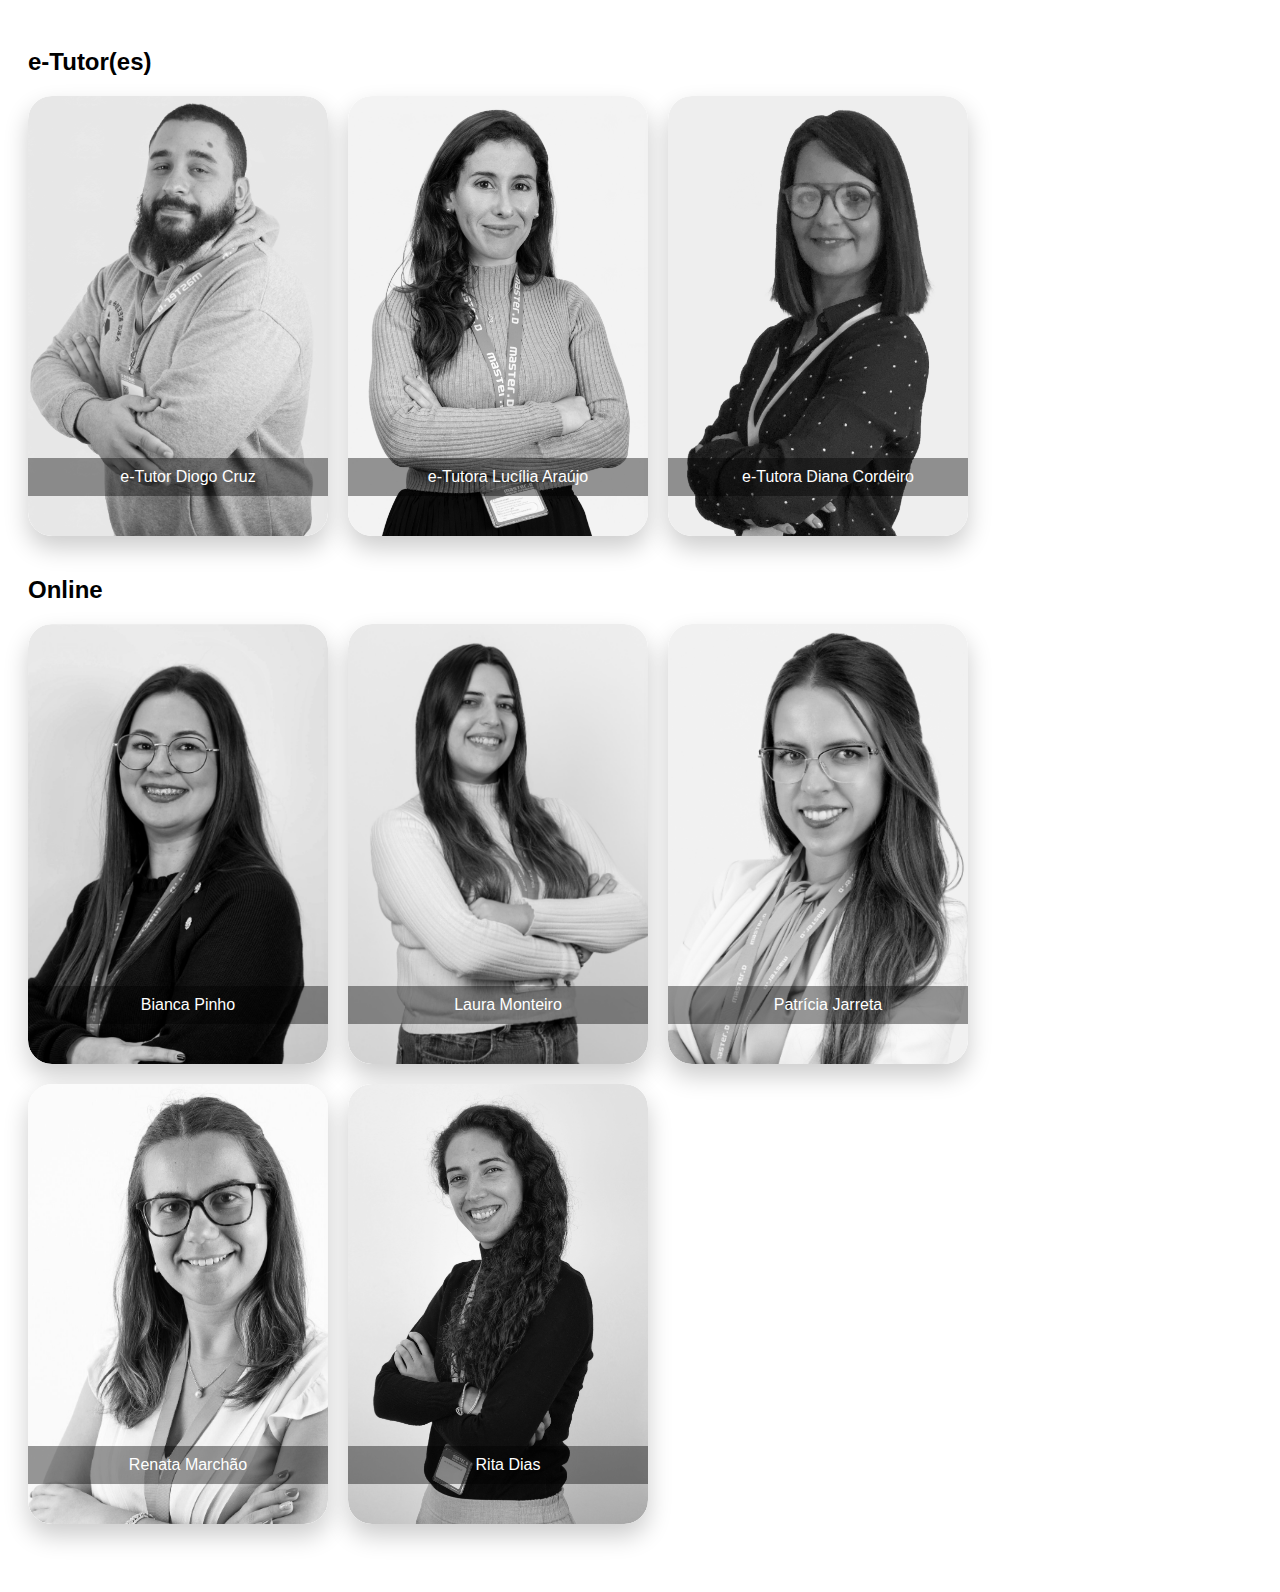
<file: index23.html>
<!DOCTYPE html>
<html lang='pt-pt'>
<head>
<meta charset='UTF-8'>
<title>Cartões</title>
<style>
  body { font-family: Arial, sans-serif; background: none; padding: 20px; }
  .grupo { margin-bottom: 40px; }
  .cartoes { display: flex; flex-wrap: wrap; gap: 20px; justify-content: flex-start; }
  .card {
    position: relative;
    width: 300px;
    height: 440px;
    overflow: hidden;
    border-radius: 24px;
    background: white;
    box-shadow: 0 12px 24px rgba(0,0,0,0.2);
    transition: transform 0.3s ease, box-shadow 0.3s ease;
  }
  .card:hover {
    transform: translateY(-10px);
    box-shadow: 0 20px 30px rgba(0,0,0,0.3);
  }
  .card img {
    width: 100%;
    height: 100%;
    object-fit: cover;
    border-radius: 24px;
    filter: grayscale(100%);
    transition: filter 0.5s ease-in-out, transform 0.5s ease-in-out;
  }
  .card:hover img {
    filter: grayscale(0%);
    transform: scale(1.05);
  }
  .name {
    position: absolute;
    top: 20px;
    width: 100%;
    text-align: center;
    font-size: 22px;
    font-weight: 500;
    color: #fff;
    text-shadow: 0 1px 2px rgba(0,0,0,0.4);
    z-index: 2;
  }
  .title {
    position: absolute;
    bottom: 40px;
    width: 100%;
    text-align: center;
    font-size: 16px;
    color: white;
    background-color: rgba(0, 0, 0, 0.4);
    padding: 10px;
    transition: bottom 0.4s ease-in-out;
    z-index: 2;
  }
  .card:hover .title { bottom: 120px; }
  .hover-info {
    position: absolute;
    bottom: -120px;
    left: 0;
    width: 100%;
    background-color: rgba(255, 255, 255, 0.9);
    padding: 16px;
    font-size: 14px;
    color: #333;
    transition: bottom 0.4s ease-in-out;
    z-index: 3;
    border-bottom-left-radius: 24px;
    border-bottom-right-radius: 24px;
    max-height: 100px; /* ou outro valor ajustado ao teu layout */
    overflow-y: auto;
    box-sizing: border-box;
}
 .hover-info {
  max-height: 120px; /* ou o valor que preferires */
  overflow-y: auto;
}
 .hover-info p {
  text-align: justify;
}
.espelhado {
  transform: scaleX(-1);
}
  .card:hover .hover-info { bottom: 0; }
</style>
</head>
<body>
<div class='grupo'><h2>e-Tutor(es)</h2><div class='cartoes'>
<div class='card'>
<img src='imagens/diogo.jpg' class="espelhado" alt="Foto espelhada do Diogo">
<div class='name'></div>
<div class='title'>e-Tutor Diogo Cruz</div>
<div class='hover-info'><p>Licenciado em Marketing e Publicidade pelo IADE, formado em fotografia pela ETIC e completou vários cursos intensivos na área do Marketing Digital.</p></div>
</div>
<div class='card'>
<img src='imagens/luci.jpg' alt=''>
<div class='name'></div>
<div class='title'>e-Tutora Lucília Araújo</div>
<div class='hover-info'><p>Licenciada em Ciências da Comunicação, com Especialização em Comunicação Estratégica. Formação em Gestão de Redes Sociais.</p></div>
</div>
<div class='card'>
<img src='imagens/dianac.jpg' alt=''>
<div class='name'></div>
<div class='title'>e-Tutora Diana Cordeiro</div>
<div class='hover-info'><p>Licenciada em Comunicação Empresarial e tenho uma pós-graduação em Marketing Digital. </p></div>
</div>
</div></div>
<div class='grupo'><h2>Online</h2><div class='cartoes'>
<div class='card'>
<img src='imagens/bianca.jpg' alt=''>
<div class='name'></div>
<div class='title'>Bianca Pinho</div>
<div class='hover-info'><p>Preparadora </p></div>
</div>
<div class='card'>
<img src='imagens/laura.jpg' alt=''>
<div class='name'></div>
<div class='title'>Laura Monteiro</div>
<div class='hover-info'><p>Preparadora</p></div>
</div>
<div class='card'>
<img src='imagens/patricia.jpg' alt=''>
<div class='name'></div>
<div class='title'>Patrícia Jarreta</div>
<div class='hover-info'><p>Preparadora</p></div>
</div>
<div class='card'>
<img src='imagens/renata.jpg' alt=''>
<div class='name'></div>
<div class='title'>Renata Marchão</div>
<div class='hover-info'><p>Preparadora</p></div>
</div>
<div class='card'>
<img src='imagens/rita.jpg' alt=''>
<div class='name'></div>
<div class='title'>Rita Dias</div>
<div class='hover-info'><p>Preparadora</p></div>
</div>
</div></div>
<script>
  document.addEventListener("DOMContentLoaded", () => {
    document.querySelectorAll(".hover-info p").forEach(p => {
      const linhas = p.innerText.split('
').length;
      if (linhas <= 1) {
        p.classList.add("bio-uma-linha");
      } else {
        p.classList.add("bio-varias-linhas");
      }
    });
  });
</script>
</body></html>
</file>
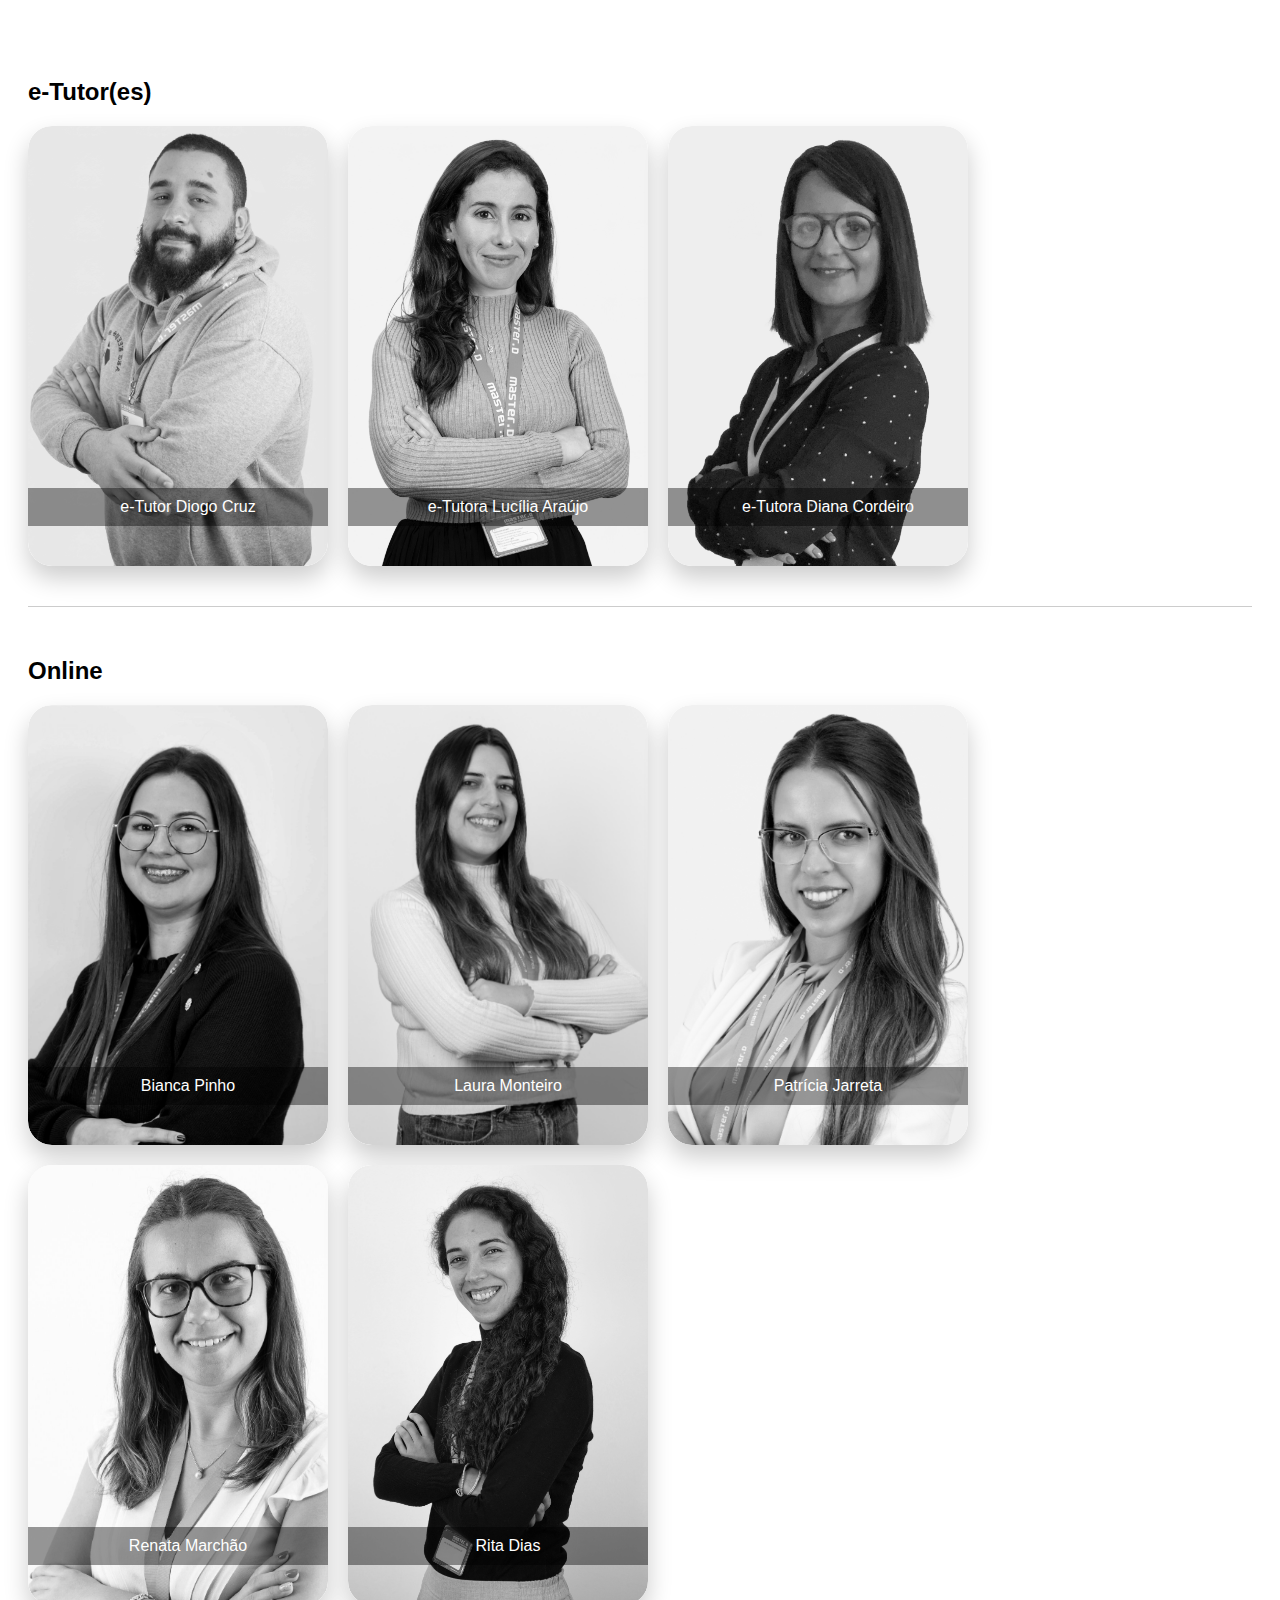
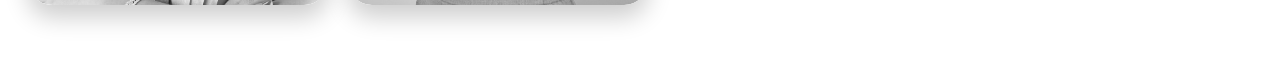
<file: index_com_melhoria_3e6.html>
<!DOCTYPE html>
<html lang='pt-pt'>
<head>
<meta charset='UTF-8'>
<title>Cartões</title>
<style>
  body { font-family: Arial, sans-serif; background: none; padding: 20px; }
  .grupo { margin-bottom: 40px; }
  .cartoes { display: flex; flex-wrap: wrap; gap: 20px; justify-content: flex-start; }
  .card {
    position: relative;
    width: 300px;
    height: 440px;
    overflow: hidden;
    border-radius: 24px;
    background: white;
    box-shadow: 0 12px 24px rgba(0,0,0,0.2);
    transition: transform 0.3s ease, box-shadow 0.3s ease;
  }
  .card:hover {
    transform: translateY(-10px);
    box-shadow: 0 20px 30px rgba(0,0,0,0.3);
  }
  .card img {
    width: 100%;
    height: 100%;
    object-fit: cover;
    border-radius: 24px;
    filter: grayscale(100%);
    transition: filter 0.5s ease-in-out, transform 0.5s ease-in-out;
  }
  .card:hover img {
    filter: grayscale(0%);
    transform: scale(1.05);
  }
  .name {
    position: absolute;
    top: 20px;
    width: 100%;
    text-align: center;
    font-size: 22px;
    font-weight: 500;
    color: #fff;
    text-shadow: 0 1px 2px rgba(0,0,0,0.4);
    z-index: 2;
  }
  .title {
    position: absolute;
    bottom: 40px;
    width: 100%;
    text-align: center;
    font-size: 16px;
    color: white;
    background-color: rgba(0, 0, 0, 0.4);
    padding: 10px;
    transition: bottom 0.4s ease-in-out;
    z-index: 2;
  }
  .card:hover .title { bottom: 120px; }
  .hover-info {
    position: absolute;
    bottom: -120px;
    left: 0;
    width: 100%;
    background-color: rgba(255, 255, 255, 0.9);
    padding: 16px;
    font-size: 14px;
    color: #333;
    transition: bottom 0.4s ease-in-out;
    z-index: 3;
    border-bottom-left-radius: 24px;
    border-bottom-right-radius: 24px;
    max-height: 100px; /* ou outro valor ajustado ao teu layout */
    overflow-y: auto;
    box-sizing: border-box;
}
 .hover-info {
  max-height: 120px; /* ou o valor que preferires */
  overflow-y: auto;
}
 .hover-info p {
  text-align: justify;
}
.espelhado {
  transform: scaleX(-1);
}
  .card:hover .hover-info { bottom: 0; }

.grupo {
  border-top: 1px solid #ccc;
  padding-top: 30px;
}
.grupo:first-child {
  border-top: none;
}
@media (max-width: 600px) {
  .card {
    width: 100%;
    height: auto;
  }
}

</style>
</head>
<body>
<div class='grupo'><h2>e-Tutor(es)</h2><div class='cartoes'>
<div class='card'>
<img src='imagens/diogo.jpg' class="espelhado" alt="Foto espelhada do Diogo">
<div class='name'></div>
<div class='title'>e-Tutor Diogo Cruz</div>
<div class='hover-info'><p>Licenciado em Marketing e Publicidade pelo IADE, formado em fotografia pela ETIC e completou vários cursos intensivos na área do Marketing Digital.</p></div>
</div>
<div class='card'>
<img src='imagens/luci.jpg' alt=''>
<div class='name'></div>
<div class='title'>e-Tutora Lucília Araújo</div>
<div class='hover-info'><p>Licenciada em Ciências da Comunicação, com Especialização em Comunicação Estratégica. Formação em Gestão de Redes Sociais.</p></div>
</div>
<div class='card'>
<img src='imagens/dianac.jpg' alt=''>
<div class='name'></div>
<div class='title'>e-Tutora Diana Cordeiro</div>
<div class='hover-info'><p>Licenciada em Comunicação Empresarial e tenho uma pós-graduação em Marketing Digital. </p></div>
</div>
</div></div>
<div class='grupo'><h2>Online</h2><div class='cartoes'>
<div class='card'>
<img src='imagens/bianca.jpg' alt=''>
<div class='name'></div>
<div class='title'>Bianca Pinho</div>
<div class='hover-info'><p>Preparadora </p></div>
</div>
<div class='card'>
<img src='imagens/laura.jpg' alt=''>
<div class='name'></div>
<div class='title'>Laura Monteiro</div>
<div class='hover-info'><p>Preparadora</p></div>
</div>
<div class='card'>
<img src='imagens/patricia.jpg' alt=''>
<div class='name'></div>
<div class='title'>Patrícia Jarreta</div>
<div class='hover-info'><p>Preparadora</p></div>
</div>
<div class='card'>
<img src='imagens/renata.jpg' alt=''>
<div class='name'></div>
<div class='title'>Renata Marchão</div>
<div class='hover-info'><p>Preparadora</p></div>
</div>
<div class='card'>
<img src='imagens/rita.jpg' alt=''>
<div class='name'></div>
<div class='title'>Rita Dias</div>
<div class='hover-info'><p>Preparadora</p></div>
</div>
</div></div>
<script>
  document.addEventListener("DOMContentLoaded", () => {
    document.querySelectorAll(".hover-info p").forEach(p => {
      const linhas = p.innerText.split('
').length;
      if (linhas <= 1) {
        p.classList.add("bio-uma-linha");
      } else {
        p.classList.add("bio-varias-linhas");
      }
    });
  });
</script>
</body></html>
</file>
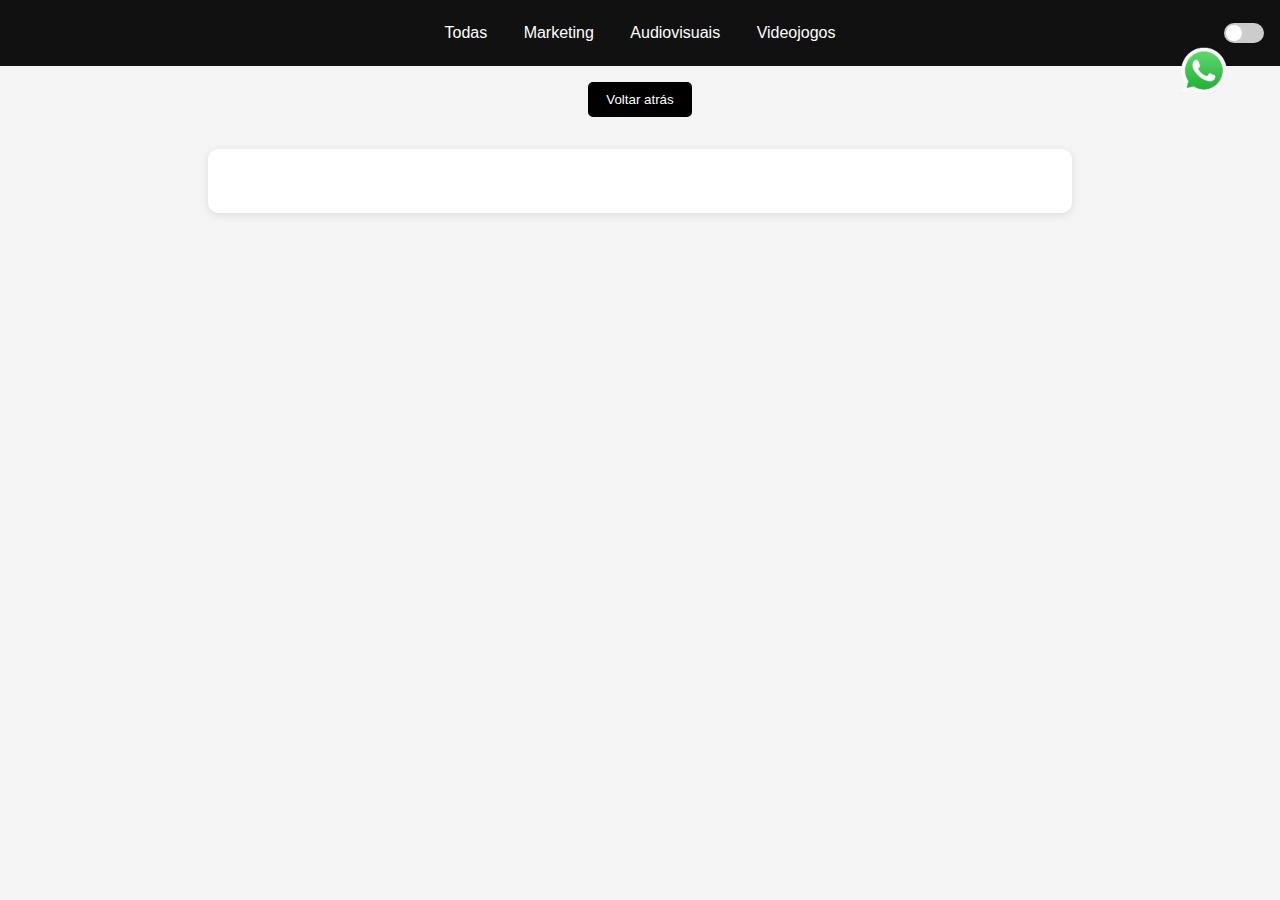
<file: noticia.html>
<!DOCTYPE html>
<html lang="pt">
<head>
  <meta charset="UTF-8" />
  <meta name="viewport" content="width=device-width, initial-scale=1.0"/>
  <title>Notícia</title>
  <style>
    body {
      font-family: Arial, sans-serif;
      margin: 0;
      background: #f5f5f5;
      transition: background 0.3s, color 0.3s;
    }
    body.dark {
      background-color: #121212;
      color: #e0e0e0;
    }
    header {
      background: #111;
      color: white;
      padding: 1rem;
      display: flex;
      justify-content: center;
      align-items: center;
      gap: 2rem;
      position: relative;
    }
    nav button {
      background: none;
      border: none;
      color: white;
      font-size: 1rem;
      cursor: pointer;
      padding: 0.5rem 1rem;
    }
    .switch {
      position: absolute;
      right: 1rem;
      display: flex;
      align-items: center;
    }
    .switch input {
      display: none;
    }
    .slider {
      width: 40px;
      height: 20px;
      background: #ccc;
      border-radius: 20px;
      position: relative;
      cursor: pointer;
    }
    .slider::before {
      content: "";
      position: absolute;
      width: 16px;
      height: 16px;
      border-radius: 50%;
      background: white;
      top: 2px;
      left: 2px;
      transition: 0.3s;
    }
    input:checked + .slider::before {
      transform: translateX(20px);
    }
    input:checked + .slider {
      background: #4CAF50;
    }
    .container {
      background: white;
      padding: 2rem;
      max-width: 800px;
      margin: 2rem auto;
      border-radius: 10px;
      box-shadow: 0 2px 10px rgba(0,0,0,0.1);
      position: relative;
    }
    body.dark .container {
      background: #1e1e1e;
    }
    img {
      max-width: 100%;
      border-radius: 10px;
      margin: 1rem 0;
    }
    .whatsapp-share {
      position: absolute;
      top: 1rem;
      right: 1rem;
      width: 120px;
      height: 120px;
      border-radius: 50%;
      background: none;
      cursor: pointer;
    }
    .whatsapp-share img {
      width: 100%;
      height: auto;
    }
  
    @media (max-width: 600px) {
      .container {
        padding: 1rem;
        margin: 1rem;
        font-size: 1rem;
        line-height: 1.5;
      }
      .container img {
        width: 100%;
        height: auto;
      }
    }
    </style>
</head>
<body>
  <header>
    <nav>
      <button onclick="window.location.href='index.html'">Todas</button>
      <button onclick="window.location.href='index.html?categoria=Marketing'">Marketing</button>
      <button onclick="window.location.href='index.html?categoria=Audiovisuais'">Audiovisuais</button>
      <button onclick="window.location.href='index.html?categoria=Videojogos'">Videojogos</button>
    </nav>
    <label class="switch">
      <input type="checkbox" id="darkToggle">
      <span class="slider"></span>
    </label>
  </header>
  <div style="text-align:center; margin-top:1rem;">
    <button onclick="history.back()" style="background:black;color:white;border:2px solid black;padding:0.5rem 1rem;border-radius:5px;cursor:pointer;">Voltar atrás</button>
  </div>

  <div class="container" id="noticia">
    <div id="noticia-conteudo"></div>
  </div>
      <div>
        
      </div>
    </div>
    <div class="whatsapp-share" onclick="partilharWhatsapp()">
      <img src="whatsapp-icon.png" alt="WhatsApp">
    </div>
  </div>

  <script>
    const toggle = document.getElementById('darkToggle');
    toggle.addEventListener('change', () => {
      document.body.classList.toggle('dark');
      localStorage.setItem('modo', document.body.classList.contains('dark') ? 'dark' : 'light');
    });
    if (localStorage.getItem('modo') === 'dark') {
      document.body.classList.add('dark');
      toggle.checked = true;
    }

    const params = new URLSearchParams(window.location.search);
    const id = params.get('id');
    
let noticias = JSON.parse(localStorage.getItem('noticias')) || [];
const id = new URLSearchParams(window.location.search).get('id');

// Filtrar fora a demo se houver mais do que uma notícia
if (noticias.length > 1) {
  noticias = noticias.filter(n => n.id !== '_demo');
}
const noticia = noticias.find(n => n.id === id);

    const container = document.getElementById('noticia');
    if (noticia) {

const key = 'view_' + id;
let views = parseInt(localStorage.getItem(key) || '0');
views++;
localStorage.setItem(key, views);
document.getElementById('contador').innerText = 'Visualizações: ' + views;

// Favoritos
function toggleFavorito() {
  const favs = JSON.parse(localStorage.getItem('favoritos') || '[]');
  const exists = favs.includes(id);
  const novos = exists ? favs.filter(f => f !== id) : [...favs, id];
  localStorage.setItem('favoritos', JSON.stringify(novos));
  atualizarBotao();
}

function atualizarBotao() {
  const favs = JSON.parse(localStorage.getItem('favoritos') || '[]');
  const btn = document.getElementById('btn-favorito');
  const ativo = favs.includes(id);
  btn.innerText = ativo ? '★ Remover favorito' : '☆ Adicionar aos favoritos';
}
atualizarBotao();

      
if (noticia) {
  
if (noticia) {
  document.getElementById('noticia-conteudo').innerHTML = `
    <h1>${noticia.titulo}</h1>
    ${noticia.imagem ? `<img src="${noticia.imagem}" alt="imagem">` : ''}
    <p style='text-align: justify;'><small style='font-size:0.9rem;color:gray;'>${new Date(noticia.data).toLocaleDateString('pt-PT')}</small><br>${noticia.descricao}</p>
  `;
} else {
  document.getElementById('noticia-conteudo').innerHTML = "<p>Notícia não encontrada.</p>";
}

} else {
  container.innerHTML += "<p>Notícia não encontrada.</p>";
}

    } else {
      container.innerHTML += '<p>Notícia não encontrada.</p>';
    }

    function partilharWhatsapp() {
      const link = window.location.href;
      const msg = encodeURIComponent(link);
      window.open(`https://wa.me/?text=${msg}`, '_blank');
    }
  </script>
</body>
</html>
</file>
